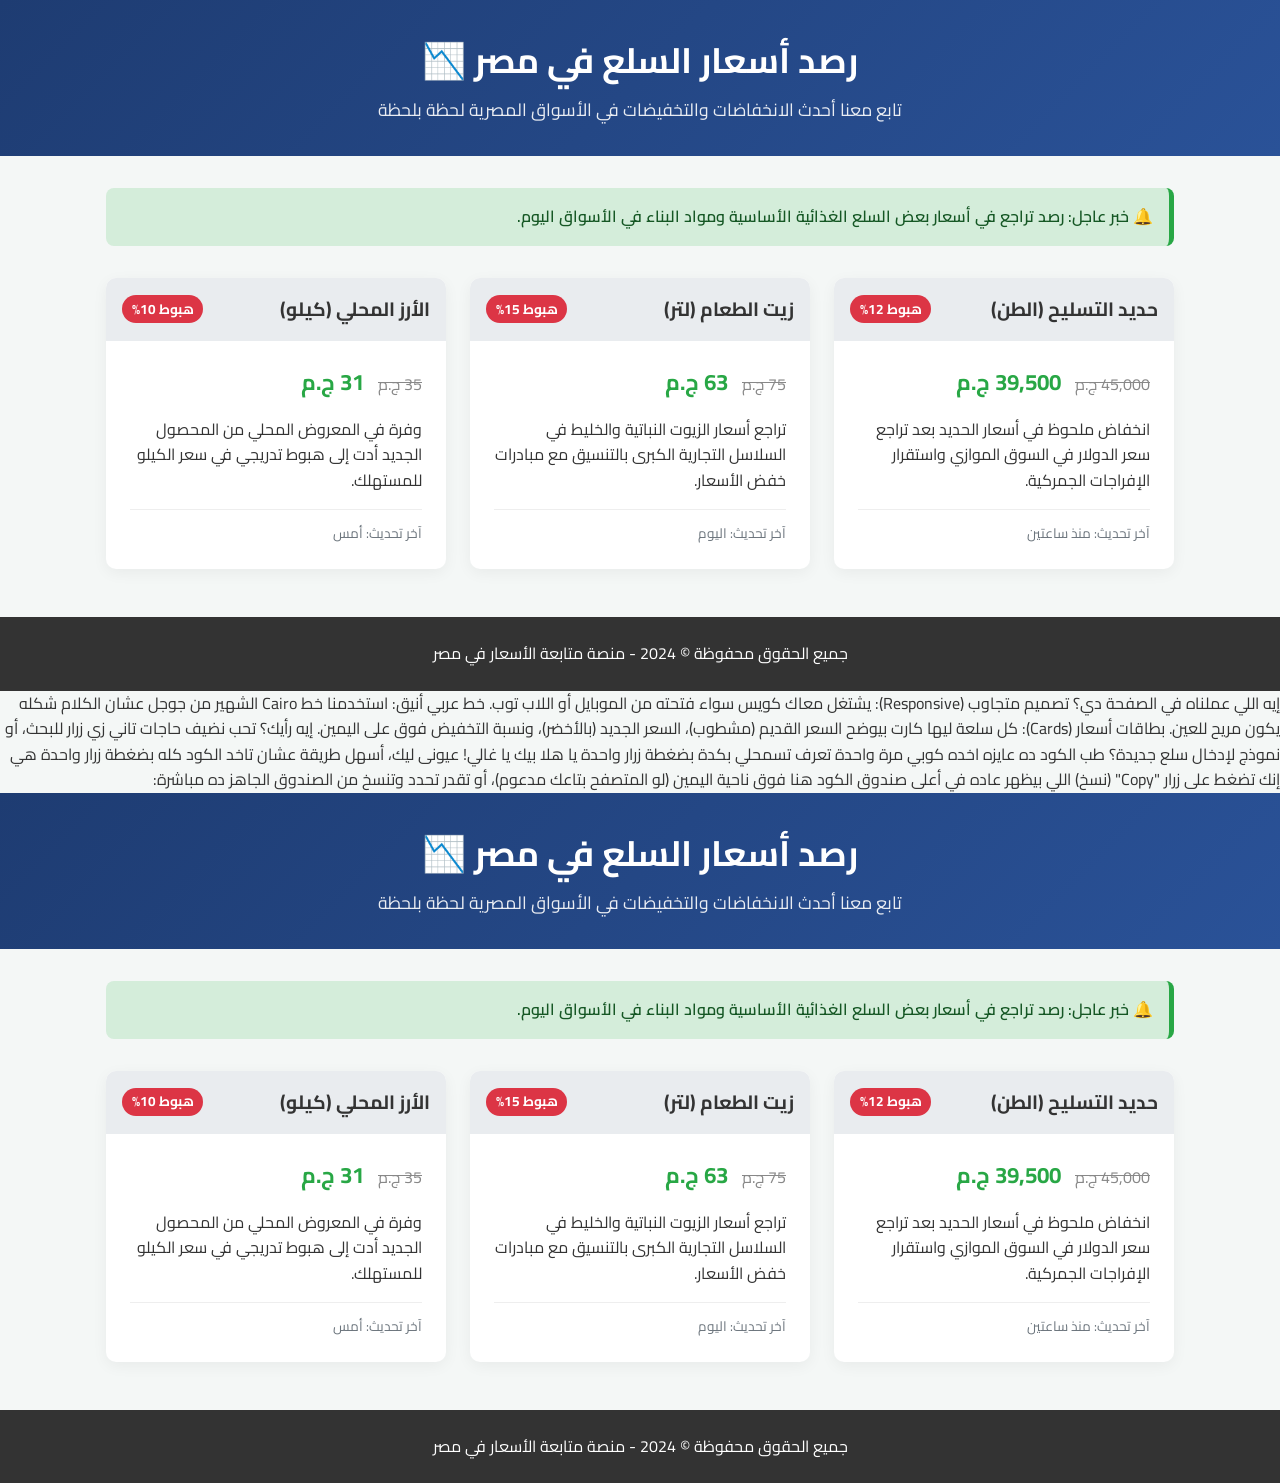
<file: Structures/Aurlies-code-test.html>
<!DOCTYPE html>
<html lang="ar" dir="rtl">
<head>
    <meta charset="UTF-8">
    <meta name="viewport" content="width=device-width, initial-scale=1.0">
    <title>مؤشر الأسعار في مصر - رصد التخفيضات</title>
    <!-- استيراد خط عربي جميل (Cairo) -->
    <link href="https://fonts.googleapis.com/css2?family=Cairo:wght@400;600;700&display=swap" rel="stylesheet">
    <style>
        * {
            box-sizing: border-box;
            margin: 0;
            padding: 0;
            font-family: 'Cairo', sans-serif;
        }
        body {
            background-color: #f4f7f6;
            color: #333;
            line-height: 1.6;
        }
        header {
            background: linear-gradient(135deg, #1e3c72, #2a5298);
            color: white;
            padding: 2rem;
            text-align: center;
        }
        header h1 {
            font-size: 2.2rem;
            margin-bottom: 0.5rem;
        }
        header p {
            font-size: 1.1rem;
            opacity: 0.9;
        }
        .container {
            max-width: 1100px;
            margin: 2rem auto;
            padding: 0 1rem;
        }
        .alert-box {
            background-color: #d4edda;
            color: #155724;
            padding: 1rem;
            border-radius: 8px;
            margin-bottom: 2rem;
            border-right: 5px solid #28a745;
            font-weight: 600;
        }
        .grid {
            display: grid;
            grid-template-columns: repeat(auto-fit, minmax(280px, 1fr));
            gap: 1.5rem;
        }
        .card {
            background: white;
            border-radius: 10px;
            overflow: hidden;
            box-shadow: 0 4px 15px rgba(0,0,0,0.05);
            transition: transform 0.3s ease;
        }
        .card:hover {
            transform: translateY(-5px);
        }
        .card-header {
            background-color: #e9ecef;
            padding: 1rem;
            font-weight: 700;
            font-size: 1.2rem;
            display: flex;
            justify-content: space-between;
            align-items: center;
        }
        .badge {
            background-color: #dc3545;
            color: white;
            padding: 0.2rem 0.6rem;
            border-radius: 20px;
            font-size: 0.85rem;
        }
        .card-body {
            padding: 1.5rem;
        }
        .price-info {
            margin-bottom: 1rem;
        }
        .old-price {
            text-decoration: line-through;
            color: #888;
            font-size: 1rem;
        }
        .new-price {
            color: #28a745;
            font-size: 1.4rem;
            font-weight: 700;
            margin-right: 10px;
        }
        .update-date {
            font-size: 0.85rem;
            color: #6c757d;
            border-top: 1px solid #eee;
            padding-top: 0.8rem;
            margin-top: 1rem;
        }
        footer {
            text-align: center;
            padding: 1.5rem;
            background-color: #333;
            color: white;
            margin-top: 3rem;
        }
    </style>
</head>
<body>

    <header>
        <h1>رصد أسعار السلع في مصر 📉</h1>
        <p>تابع معنا أحدث الانخفاضات والتخفيضات في الأسواق المصرية لحظة بلحظة</p>
    </header>

    <div class="container">
        
        <!-- شريط تنبيهات -->
        <div class="alert-box">
            🔔 خبر عاجل: رصد تراجع في أسعار بعض السلع الغذائية الأساسية ومواد البناء في الأسواق اليوم.
        </div>

        <!-- شبكة المنتجات/السلع -->
        <div class="grid">
            
            <!-- سلعة 1 -->
            <div class="card">
                <div class="card-header">
                    <span>حديد التسليح (الطن)</span>
                    <span class="badge">هبوط 12%</span>
                </div>
                <div class="card-body">
                    <div class="price-info">
                        <span class="old-price">45,000 ج.م</span>
                        <span class="new-price">39,500 ج.م</span>
                    </div>
                    <p>انخفاض ملحوظ في أسعار الحديد بعد تراجع سعر الدولار في السوق الموازي واستقرار الإفراجات الجمركية.</p>
                    <div class="update-date">آخر تحديث: منذ ساعتين</div>
                </div>
            </div>

            <!-- سلعة 2 -->
            <div class="card">
                <div class="card-header">
                    <span>زيت الطعام (لتر)</span>
                    <span class="badge">هبوط 15%</span>
                </div>
                <div class="card-body">
                    <div class="price-info">
                        <span class="old-price">75 ج.م</span>
                        <span class="new-price">63 ج.م</span>
                    </div>
                    <p>تراجع أسعار الزيوت النباتية والخليط في السلاسل التجارية الكبرى بالتنسيق مع مبادرات خفض الأسعار.</p>
                    <div class="update-date">آخر تحديث: اليوم</div>
                </div>
            </div>

            <!-- سلعة 3 -->
            <div class="card">
                <div class="card-header">
                    <span>الأرز المحلي (كيلو)</span>
                    <span class="badge">هبوط 10%</span>
                </div>
                <div class="card-body">
                    <div class="price-info">
                        <span class="old-price">35 ج.م</span>
                        <span class="new-price">31 ج.م</span>
                    </div>
                    <p>وفرة في المعروض المحلي من المحصول الجديد أدت إلى هبوط تدريجي في سعر الكيلو للمستهلك.</p>
                    <div class="update-date">آخر تحديث: أمس</div>
                </div>
            </div>

        </div>
    </div>

    <footer>
        <p>جميع الحقوق محفوظة &copy; 2024 - منصة متابعة الأسعار في مصر</p>
    </footer>

</body>
</html>
إيه اللي عملناه في الصفحة دي؟
تصميم متجاوب (Responsive): يشتغل معاك كويس سواء فتحته من الموبايل أو اللاب توب.
خط عربي أنيق: استخدمنا خط Cairo الشهير من جوجل عشان الكلام شكله يكون مريح للعين.
بطاقات أسعار (Cards): كل سلعة ليها كارت بيوضح السعر القديم (مشطوب)، السعر الجديد (بالأخضر)، ونسبة التخفيض فوق على اليمين.
إيه رأيك؟ تحب نضيف حاجات تاني زي زرار للبحث، أو نموذج لإدخال سلع جديدة؟

طب الكود ده عايزه اخده كوبي مرة واحدة تعرف تسمحلي بكدة بضغطة زرار واحدة
يا هلا بيك يا غالي! عيونى ليك، أسهل طريقة عشان تاخد الكود كله بضغطة زرار واحدة هي إنك تضغط على زرار "Copy" (نسخ) اللي بيظهر عاده في أعلى صندوق الكود هنا فوق ناحية اليمين (لو المتصفح بتاعك مدعوم)، أو تقدر تحدد وتنسخ من الصندوق الجاهز ده مباشرة:

<!DOCTYPE html>
<html lang="ar" dir="rtl">
<head>
    <meta charset="UTF-8">
    <meta name="viewport" content="width=device-width, initial-scale=1.0">
    <title>مؤشر الأسعار في مصر - رصد التخفيضات</title>
    <link href="https://fonts.googleapis.com/css2?family=Cairo:wght@400;600;700&display=swap" rel="stylesheet">
    <style>
        * {
            box-sizing: border-box;
            margin: 0;
            padding: 0;
            font-family: 'Cairo', sans-serif;
        }
        body {
            background-color: #f4f7f6;
            color: #333;
            line-height: 1.6;
        }
        header {
            background: linear-gradient(135deg, #1e3c72, #2a5298);
            color: white;
            padding: 2rem;
            text-align: center;
        }
        header h1 {
            font-size: 2.2rem;
            margin-bottom: 0.5rem;
        }
        header p {
            font-size: 1.1rem;
            opacity: 0.9;
        }
        .container {
            max-width: 1100px;
            margin: 2rem auto;
            padding: 0 1rem;
        }
        .alert-box {
            background-color: #d4edda;
            color: #155724;
            padding: 1rem;
            border-radius: 8px;
            margin-bottom: 2rem;
            border-right: 5px solid #28a745;
            font-weight: 600;
        }
        .grid {
            display: grid;
            grid-template-columns: repeat(auto-fit, minmax(280px, 1fr));
            gap: 1.5rem;
        }
        .card {
            background: white;
            border-radius: 10px;
            overflow: hidden;
            box-shadow: 0 4px 15px rgba(0,0,0,0.05);
            transition: transform 0.3s ease;
        }
        .card:hover {
            transform: translateY(-5px);
        }
        .card-header {
            background-color: #e9ecef;
            padding: 1rem;
            font-weight: 700;
            font-size: 1.2rem;
            display: flex;
            justify-content: space-between;
            align-items: center;
        }
        .badge {
            background-color: #dc3545;
            color: white;
            padding: 0.2rem 0.6rem;
            border-radius: 20px;
            font-size: 0.85rem;
        }
        .card-body {
            padding: 1.5rem;
        }
        .price-info {
            margin-bottom: 1rem;
        }
        .old-price {
            text-decoration: line-through;
            color: #888;
            font-size: 1rem;
        }
        .new-price {
            color: #28a745;
            font-size: 1.4rem;
            font-weight: 700;
            margin-right: 10px;
        }
        .update-date {
            font-size: 0.85rem;
            color: #6c757d;
            border-top: 1px solid #eee;
            padding-top: 0.8rem;
            margin-top: 1rem;
        }
        footer {
            text-align: center;
            padding: 1.5rem;
            background-color: #333;
            color: white;
            margin-top: 3rem;
        }
    </style>
</head>
<body>

    <header>
        <h1>رصد أسعار السلع في مصر 📉</h1>
        <p>تابع معنا أحدث الانخفاضات والتخفيضات في الأسواق المصرية لحظة بلحظة</p>
    </header>

    <div class="container">
        
        <div class="alert-box">
            🔔 خبر عاجل: رصد تراجع في أسعار بعض السلع الغذائية الأساسية ومواد البناء في الأسواق اليوم.
        </div>

        <div class="grid">
            
            <div class="card">
                <div class="card-header">
                    <span>حديد التسليح (الطن)</span>
                    <span class="badge">هبوط 12%</span>
                </div>
                <div class="card-body">
                    <div class="price-info">
                        <span class="old-price">45,000 ج.م</span>
                        <span class="new-price">39,500 ج.م</span>
                    </div>
                    <p>انخفاض ملحوظ في أسعار الحديد بعد تراجع سعر الدولار في السوق الموازي واستقرار الإفراجات الجمركية.</p>
                    <div class="update-date">آخر تحديث: منذ ساعتين</div>
                </div>
            </div>

            <div class="card">
                <div class="card-header">
                    <span>زيت الطعام (لتر)</span>
                    <span class="badge">هبوط 15%</span>
                </div>
                <div class="card-body">
                    <div class="price-info">
                        <span class="old-price">75 ج.م</span>
                        <span class="new-price">63 ج.م</span>
                    </div>
                    <p>تراجع أسعار الزيوت النباتية والخليط في السلاسل التجارية الكبرى بالتنسيق مع مبادرات خفض الأسعار.</p>
                    <div class="update-date">آخر تحديث: اليوم</div>
                </div>
            </div>

            <div class="card">
                <div class="card-header">
                    <span>الأرز المحلي (كيلو)</span>
                    <span class="badge">هبوط 10%</span>
                </div>
                <div class="card-body">
                    <div class="price-info">
                        <span class="old-price">35 ج.م</span>
                        <span class="new-price">31 ج.م</span>
                    </div>
                    <p>وفرة في المعروض المحلي من المحصول الجديد أدت إلى هبوط تدريجي في سعر الكيلو للمستهلك.</p>
                    <div class="update-date">آخر تحديث: أمس</div>
                </div>
            </div>

        </div>
    </div>

    <footer>
        <p>جميع الحقوق محفوظة &copy; 2024 - منصة متابعة الأسعار في مصر</p>
    </footer>

</body>
</html>
</file>
